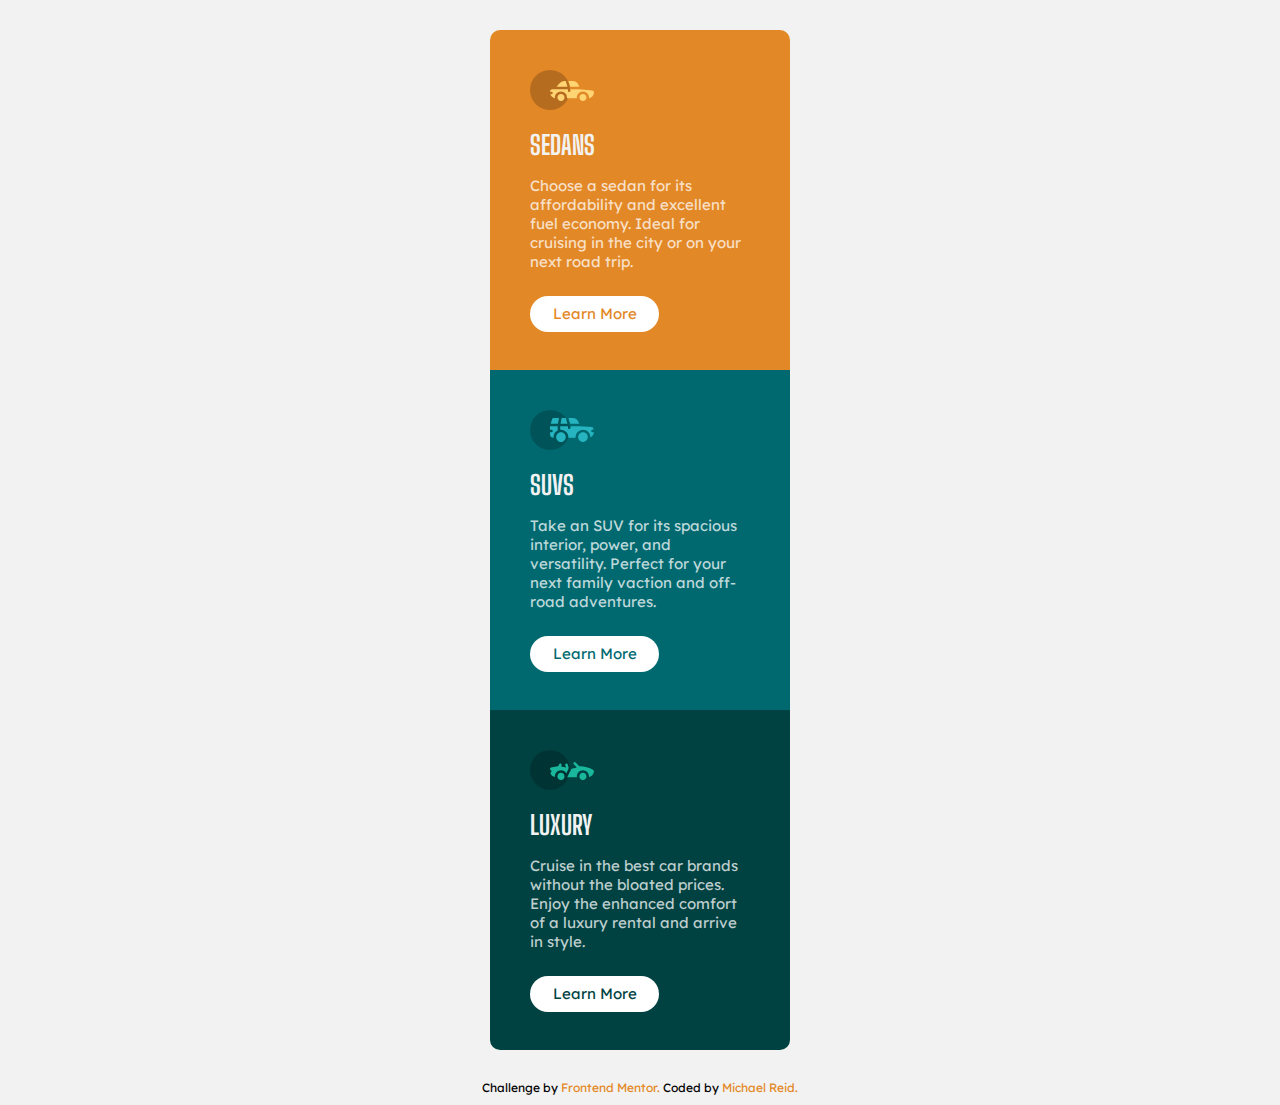
<file: index.html>
<!DOCTYPE html>
<html lang="en">
<head>
    <meta charset="UTF-8">
    <meta http-equiv="X-UA-Compatible" content="IE=edge">
    <meta name="viewport" content="width=device-width, initial-scale=1.0">
    <link rel="stylesheet" href="columnproject.css">
    <link href="https://fonts.googleapis.com/css2?family=Lexend+Deca&display=swap" rel="stylesheet">
    <link href="https://fonts.googleapis.com/css2?family=Big+Shoulders+Display:wght@700&display=swap" rel="stylesheet">
    <link rel="icon" href="..//imagess/favicon-32x32.png">
    <title>Column Project</title>
</head>
<body>
    <main class="column-container">
        <section class="car-sedan">
            
            <div class="sedan-img">
                <img src="..//imagess/icon-sedans.svg" alt="Sedan">
            </div>
            
            <div class="car-text">
                <h2>SEDANS</h2>

                <p>Choose a sedan for its affordability and excellent fuel economy. Ideal for cruising in the city or on your next road trip.</p>
            
                <div class="button-learn">
                    <button>Learn More</button>
                </div>
            </div>
        </section>
        
        <section class="car-suv">
            
            <div class="suv-img">
                <img src="..//imagess/icon-suvs.svg" alt="Sedan">
            </div>
            
            <div class="car-text">
                <h2>SUVS</h2>

                <p>Take an SUV for its spacious interior, power, and versatility. Perfect for your next family vaction and off-road adventures.</p>
            
                <div class="button-learn2">
                    <button>Learn More</button>
                </div>
            </div>
        </section>
        
        <section class="car-luxury">
            
            <div class="luxury-img">
                <img src="..//imagess/icon-luxury.svg" alt="Sedan">
            </div>
            
            <div class="car-text">
                <h2>LUXURY</h2>

                <p>Cruise in the best car brands without the bloated prices. Enjoy the enhanced comfort of a luxury rental and arrive in style.</p>
            
                <div class="button-learn3">
                    <button>Learn More</button>
                </div>
            </div>
        </section>
    </main>

    <footer>
        <p> Challenge by <a href="https://www.frontendmentor.io/challenges" target="_blank">Frontend Mentor.</a> Coded by <a href="https://www.frontendmentor.io/profile/MAR2409" target="_blank">Michael Reid.</a></p>
    </footer>
</body>
</html>
</file>
<file: columnproject.css>
:root {
    --color1:hsl(31, 77%, 52%);
    --color2:hsl(184, 100%, 22%);
    --color3:hsl(179, 100%, 13%);
    --color4:hsla(0, 0%, 100%, 0.75);
    --color5:hsl(0, 0%, 95%);
    --font1:'Lexend Deca', sans-serif;
    --font2:'Big Shoulders Display', cursive;
}


* {
    margin: 0;
    padding: 0;
    font-size:15px;
    box-sizing: border-box;
}

body {
    background-color: var(--color5);
}

.column-container {
    margin: 30px auto;
    width: 300px;
    overflow: hidden;
    border-radius: 10px;
    
    display: flex;
    flex-direction: column;
    
}



section h2 {
    font-family: var(--font2);
    color: var(--color5);
    font-size: 1.75em;
    margin-bottom: 15px;
}

section p {
    color: var(--color4);
    margin-bottom:25px ;
    font-family: var(--font1);
}

section img {
    margin-bottom:15px;
}

.car-sedan {
    background-color: var(--color1);
    height: 340px;
    padding:40px;
}

.car-suv {
    background-color:var(--color2);
    height: 340px;
    padding:40px;
}

.car-luxury {
    background-color:var(--color3);
    height: 340px;
    padding:40px;
}

section button {
    padding: .55em 1.5em;
    border-radius:25px;
    border-style: none;
    background-color:white;
    font-family: var(--font1);
}

.button-learn button{
    color: var(--color1);
}

.button-learn2 button {
    color: var(--color2);
}

.button-learn3 button {
    color: var(--color3);
}

.button-learn button:hover {
    background-color: var(--color1);
    cursor: pointer;
    border: 3px solid white;
    color: var(--color5);
    transition: 0.5s;
}

.button-learn2 button:hover {
    background-color: var(--color2);
    cursor: pointer;
    border: 3px solid white;
    color: var(--color5);
    transition: 0.5s;
}

.button-learn3 button:hover {
    background-color: var(--color3);
    cursor: pointer;
    border: 3px solid white;
    color: var(--color5);
    transition: 0.5s;
}

footer {
    text-align: center;
    margin-bottom: 10px;
    font-family: var(--font1);
}

footer p {
    font-size: 12px;
}

footer a {
    font-size: 12px;
    text-decoration:none;
    color: var(--color1);
}

footer a:hover {
    color: var(--color2);
    cursor: pointer;
    text-decoration: underline;
    font-size: 17px;
    transition: .5s ease-out;
    
}

@media screen and (min-width:1440px) and (max-width:2000px) {
    
    .column-container {
        display: flex;
        justify-content: center;
        align-items: center;
        width: 950px;
        max-width: 950px;
        flex-direction: row;
        
    }

    body {
        display: flex;
        justify-content: center;
        align-items: center;
        height: 100vh;
       
    }

    .car-sedan {
        height:100%;
    }

    .car-suv {
        height: 100%;
    }
    .car-luxury {
        height: 100%;
    }

    section p {
        margin-bottom:120px;
        font-size: 1.15em;
        line-height: 23px;
    }
     section h2 {
        font-size: 2.35em;
        margin-bottom:50px;
     }

     section img {
        margin-bottom: 30px;
     }

     footer {
        position: absolute;
        bottom: 0px;
     }
    
}
</file>
